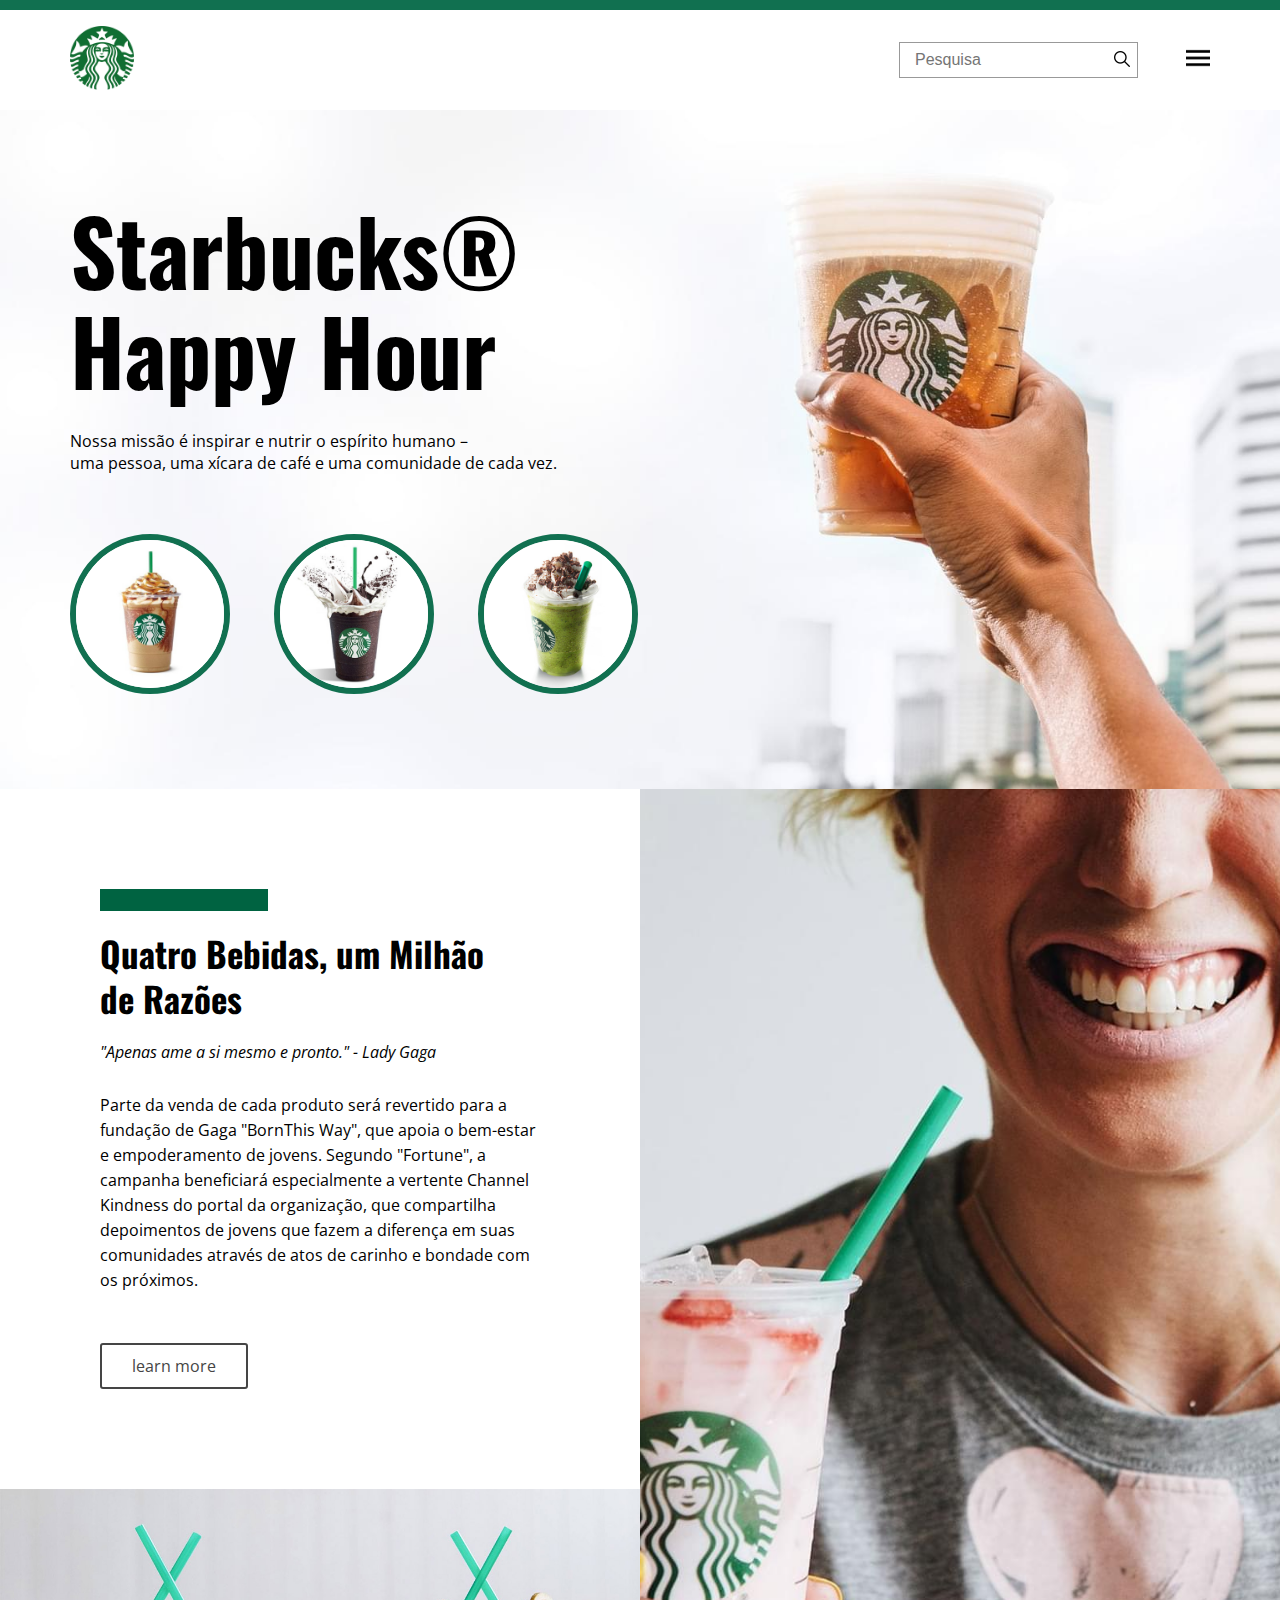
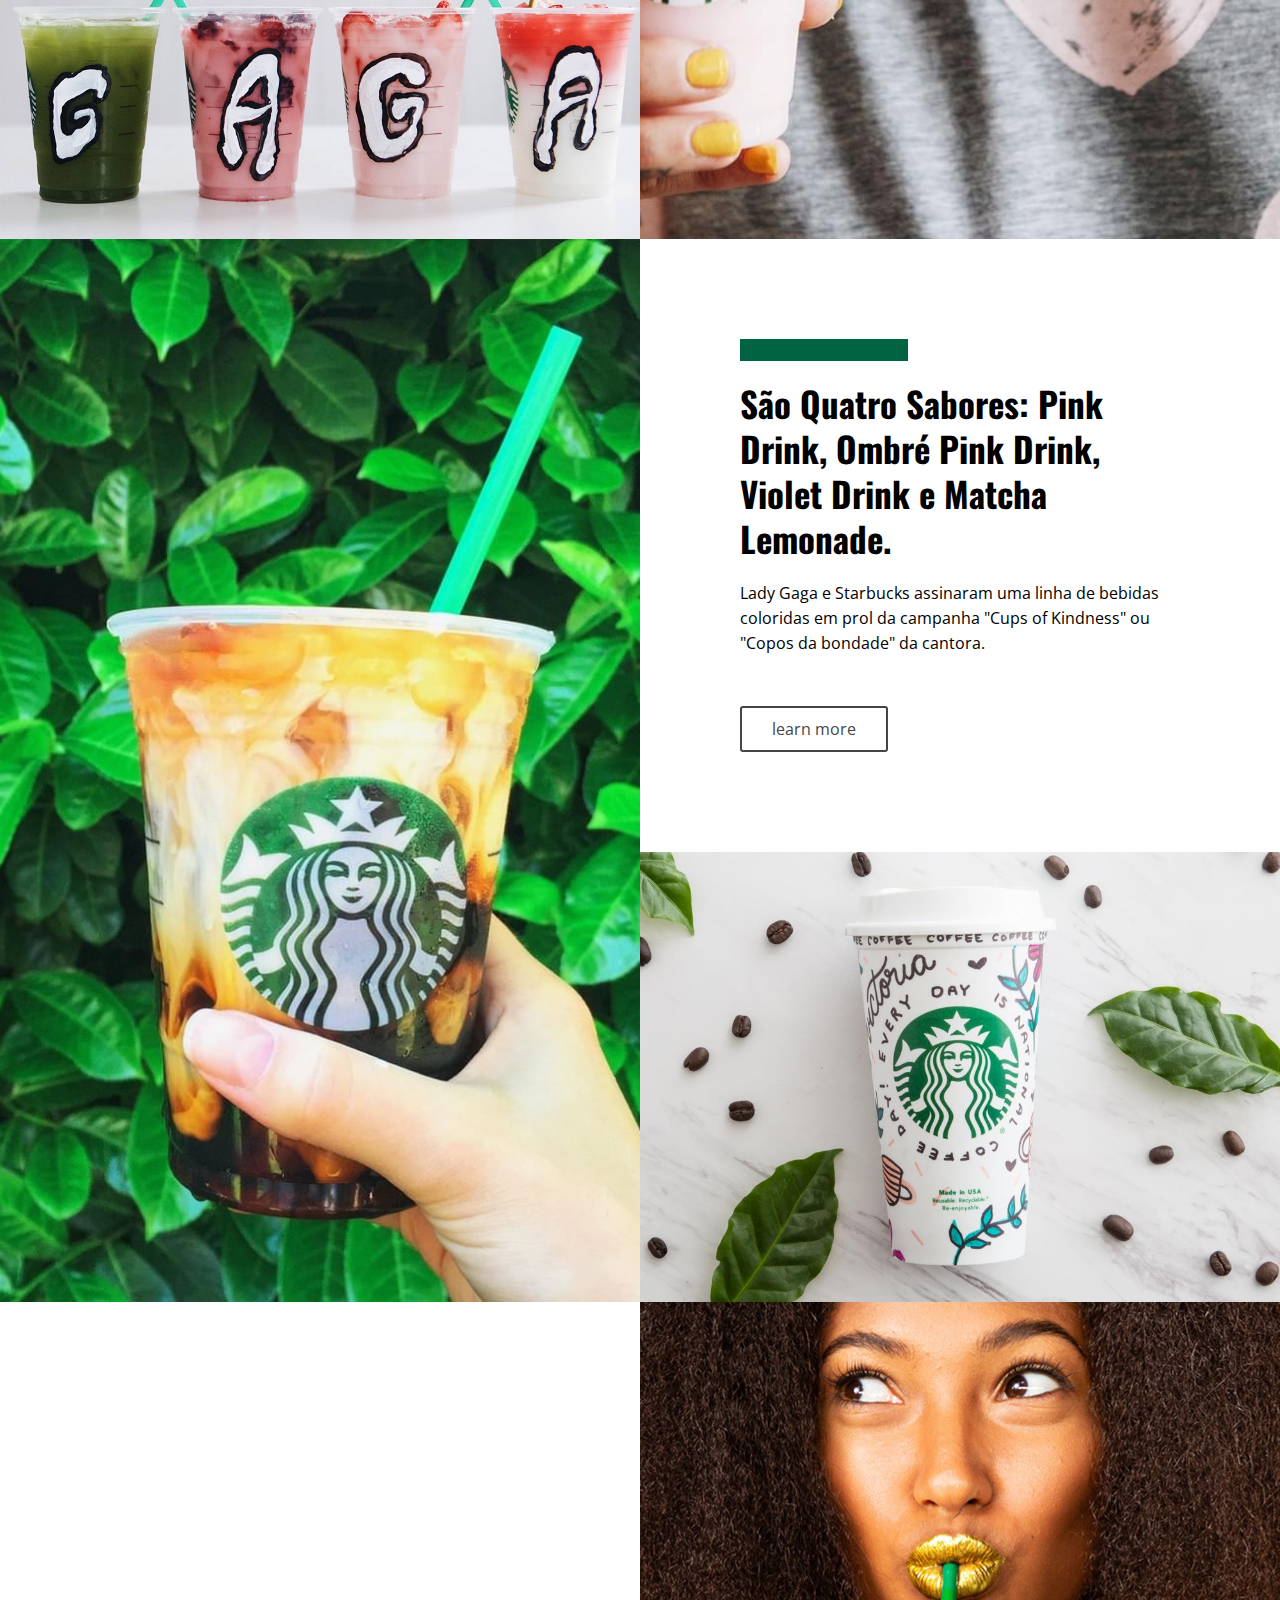
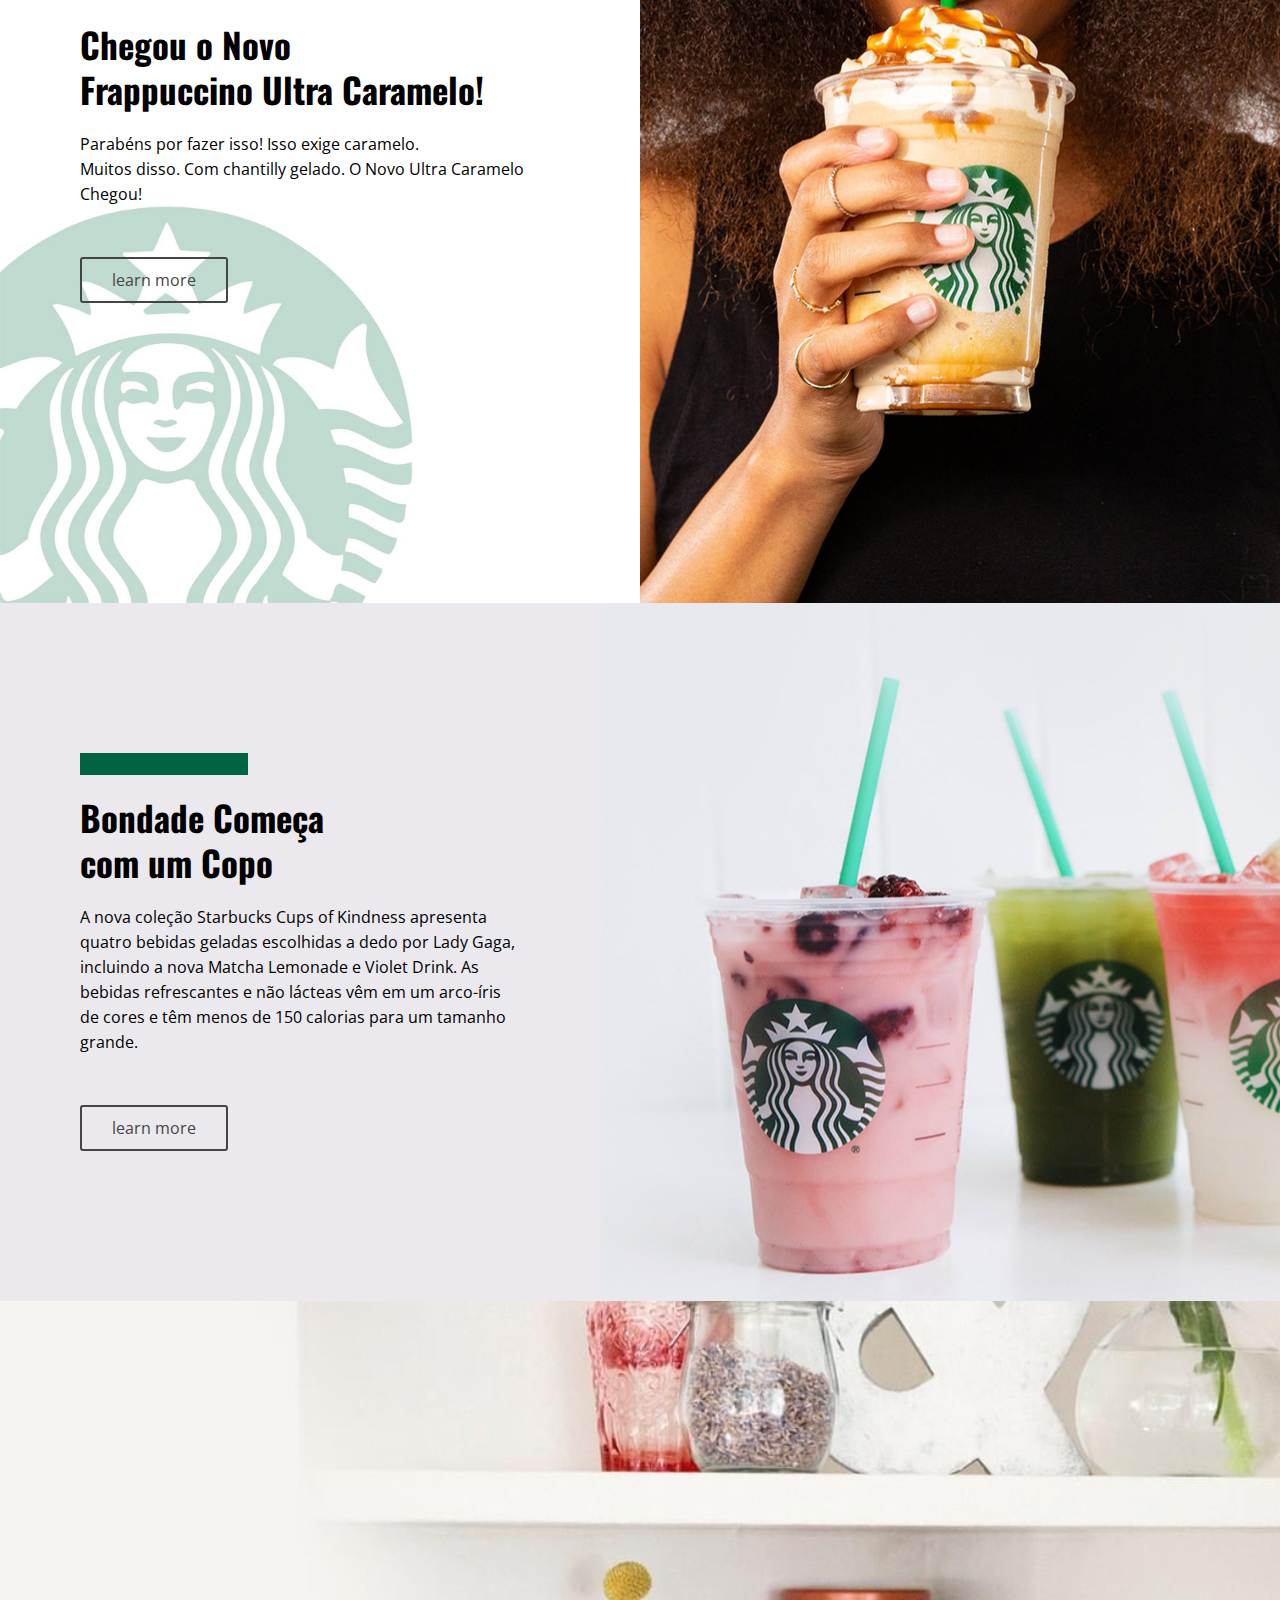
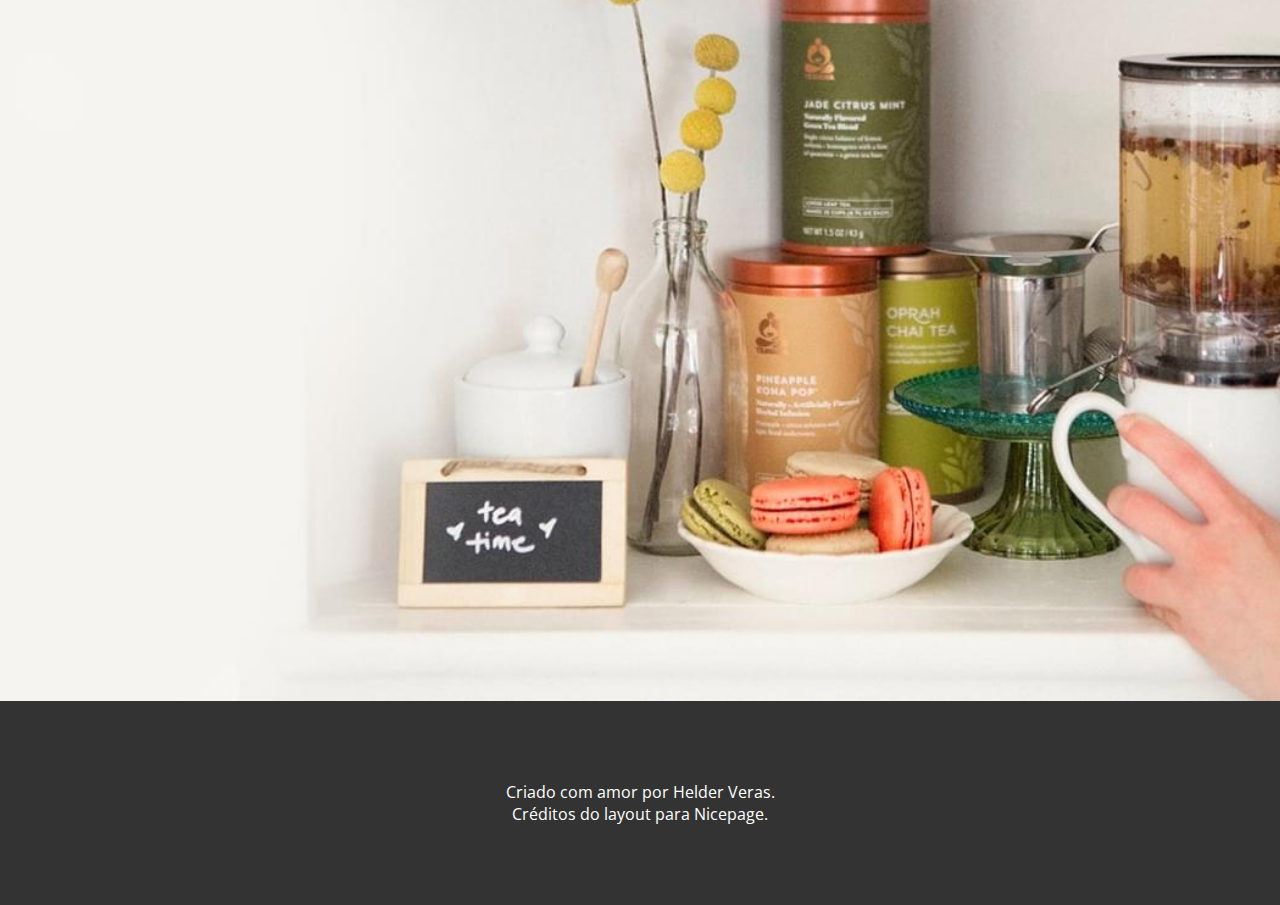
<file: index.html>
<!DOCTYPE html>
<html>
<head>
    <meta charset="UTF-8">
    <meta http-equiv="X-UA-Compatible" content="IE=edge">
    <meta name="viewport" content="width=device-width, initial-scale=1.0">
    <title>Starbucks</title>
    <link rel="stylesheet" href="assest/css/style.css" />
</head>
<body>
    <header>
        <div class="line"></div>
        <div class="container header--area">
            <div class="header-left">
                <a href="/"><img src="assest/images/logo.png" /></a>
            </div>
            <div class="header--right">
                <div class="header--search">
                    <form>
                        <input type="text" name="search" placeholder="Pesquisa"/>
                        <button>
                            <img src="assest/images/loupe.png" />
                        </button>
                    </form>
                </div>
                <div class="header--menu">
                    <img src="assest/images/menu.png" />
                </div>
            </div>
        </div>
    </header>
    <section class="banner">
        <div class="container">
            <h1>Starbucks®<br/>Happy Hour</h1>
            <span>Nossa missão é inspirar e nutrir o espírito humano – <br/>uma pessoa, uma xícara de café e uma comunidade de cada vez.</span>
            <div class="banner--images">
                <img src="assest/images/c1.jpg" />
                <img src="assest/images/c2.jpg" />
                <img src="assest/images/c3.jpg" />
            </div>
        </div>
    </section>
    <section class="area1">
        <div class="area1--content">
            <div class="bar"></div>
            <h2>Quatro Bebidas, um Milhão <br/>de Razões</h2>
            <div class="area1--quote"><em>"Apenas ame a si mesmo e pronto." - Lady Gaga</em></div>
            <div class="area1--text">Parte da venda de cada produto será revertido para a fundação de Gaga "BornThis Way", que apoia o bem-estar e empoderamento de jovens. Segundo "Fortune", a campanha beneficiará especialmente a vertente Channel Kindness do portal da organização, que compartilha depoimentos de jovens que fazem a diferença em suas comunidades através de atos de carinho e bondade com os próximos.</div>

            <a href="" class="button">learn more</a>
        </div>
        <div class="area1--img1"></div>
        <div class="area1--img2"></div>
    </section>
    <section class="area2">
        <div class="area2--content">
            <div class="bar"></div>
            <h2>São Quatro Sabores: Pink Drink, Ombré Pink Drink, <br/>Violet Drink e Matcha Lemonade.</h2>
            <div class="area2--text">Lady Gaga e Starbucks assinaram uma linha de bebidas coloridas em prol da campanha "Cups of Kindness" ou "Copos da bondade" da cantora.</div>

            <a href="" class="button">learn more</a>
        </div>
        <div class="area2--img1"></div>
        <div class="area2--img2"></div>
    </section>
    <section class="area3">
        <div class="area3--content">
            <h2>Chegou o Novo <br/>Frappuccino Ultra Caramelo!</h2>
            <div class="area3--text">Parabéns por fazer isso! Isso exige caramelo. <br/>Muitos disso. Com chantilly gelado. O Novo Ultra Caramelo Chegou!</div>
            <a href="" class="button">learn more</a>
        </div>
        <div class="area3--img1"></div>
    </section>
    <section class="area4">
        <div class="area4--content">
            <div class="bar"></div>
            <h2>Bondade Começa <br/>com um Copo</h2>
            <div class="area4--text">A nova coleção Starbucks Cups of Kindness apresenta quatro bebidas geladas escolhidas a dedo por Lady Gaga, incluindo a nova Matcha Lemonade e Violet Drink. As bebidas refrescantes e não lácteas vêm em um arco-íris de cores e têm menos de 150 calorias para um tamanho grande.</div>

            <a href="" class="button">learn more</a>
        </div>
        <div class="area4--img1"></div>
    </section>
    <section class="area5"></section>
    <footer>
        Criado com amor por Helder Veras.<br/>
        Créditos do layout para Nicepage.
    </footer>
</body>
</html>
</file>
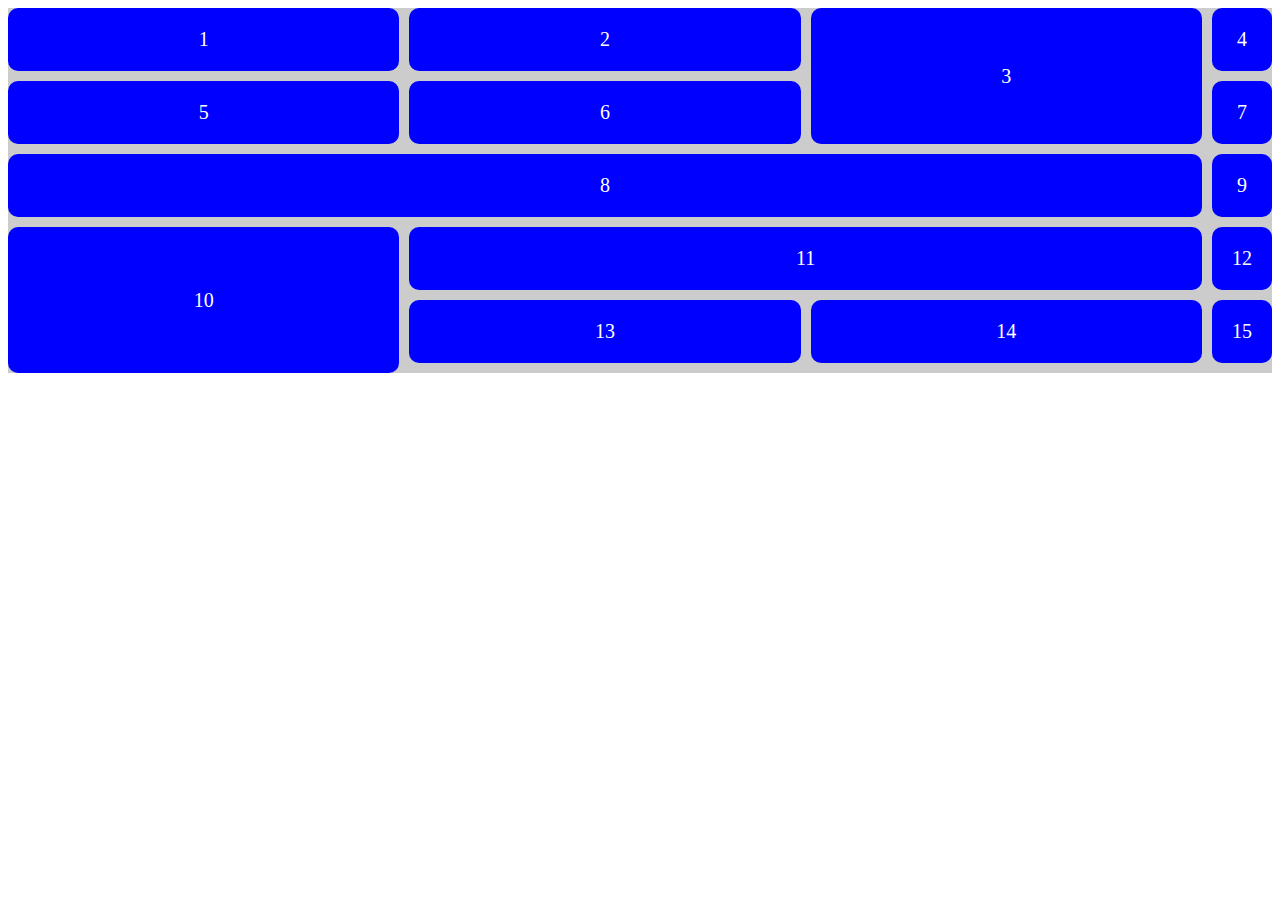
<file: Exemplo.html>
<!DOCTYPE html>
<html lang="en">
<head>
    <meta charset="UTF-8">
    <meta http-equiv="X-UA-Compatible" content="IE=edge">
    <meta name="viewport" content="width=device-width, initial-scale=1.0">
    <title>CSS Grid</title>
    <link rel="stylesheet" href="style.css" />
</head>
<body>
    <div class="container">
        <div class="item item1">1</div>
        <div class="item item2">2</div>
        <div class="item item3">3</div>
        <div class="item item4">4</div>
        <div class="item item5">5</div>
        <div class="item item6">6</div>
        <div class="item item7">7</div>
        <div class="item item8">8</div>
        <div class="item item9">9</div>
        <div class="item item10">10</div>
        <div class="item item11">11</div>
        <div class="item item12">12</div>
        <div class="item item13">13</div>
        <div class="item item14">14</div>
        <div class="item item15">15</div>
        
    </div>
</body>
</html>
</file>
<file: assest/css/style.css>
@import url('https://fonts.googleapis.com/css2?family=Montserrat:wght@100;400&family=Open+Sans&family=Oswald:wght@400;700&display=swap');

body {
    font-family: 'Open Sans', sans-serif;
    margin:0;
}
.container {
    max-width: 1140px;
    margin: auto;
}
.bar {
    background-color: #006341;
    width: 168px;
    height: 22px;
}
h1 {
    font-family: 'Oswald', sans-serif;
    font-weight: bold;
    font-size: 90px;
    line-height: 100px;
    margin: 0;
    margin-bottom: 30px;
}
h2 {
    font-family: 'Oswald', sans-serif;
    font-weight: bold;
    font-size: 35px;
    line-height: 45px;
    margin: 20px 0;
}
.button {
    display: inline-block;
    border: 2px solid #454545;
    padding: 10px 30px;
    border-radius: 3px;
    color:#454545;
    text-decoration: none;
}
.button:hover {
    color:#FFF;
    background-color: #454545;
}


header .line {
    background-color:#117050;
    height: 10px;
}
.header--area {
    display: flex;
    justify-content: space-between;
    align-items: center;
    height: 100px;
}
.header-left img {
    width: 64px;
    height: 64px;
}

.header--right {
    display: flex;
    align-items: center;
}
.header--search form {
    display: flex;
}
.header--search input {
    font-size: 16px;
    padding: 8px 15px;
    border: 1px solid #999999;
    outline: 0;
    width: 100%;
    max-width: 250px;
}
.header--search button {
    border: 0;
    background: transparent;
    margin-left: -30px;
    cursor:pointer;
}
.header--search button img {
    width: 16px;
    height: 16px;
}

.header--menu {
    margin-left: 50px;
    cursor: pointer;
}
.header--menu img {
    width: 24px;
    height: 24px;
}

.banner {
    background-image: url('../images/bg.jpg');
    background-position: center;
    background-size: cover;
    padding-top: 90px;
    padding-bottom: 90px;
}
.banner--images {
    margin-top: 60px;
}
.banner--images img {
    width: 148px;
    height: 148px;
    border: 6px solid #117050;
    border-radius: 50%;
    margin-right: 40px;
}

.area1 {
    display: grid;
    grid-template-columns: repeat(2, 1fr);
}
.area1--content {
    padding: 100px;
}
.area1--quote {
    margin-bottom: 30px;

}
.area1--text {
    margin-bottom: 50px;
    line-height: 25px;
}
.area1--img1 {
    background-color: green;
    height: 350px;
    background-image: url('../images/f2.jpg');
    background-size: cover;
    background-position: center;
}
.area1--img2 {
    background-color: red;
    grid-column: 2 / 3;
    grid-row: 1 / 3;
    background-image: url('../images/f1.jpg');
    background-size: cover;
    background-position: center;
}

.area2 {
    display: grid;
    grid-template-columns: repeat(2, 1fr);
}
.area2--content {
    padding: 100px;
}
.area2--text {
    margin-bottom: 50px;
    line-height: 25px;
}
.area2--img1 {
    background-color: green;
    height: 450px;
    background-image: url('../images/f4.jpg');
    background-size: cover;
    background-position: center;
}
.area2--img2 {
    background-color: red;
    grid-column: 1 / 2;
    grid-row: 1 / 3;
    background-image: url('../images/f3.jpg');
    background-size: cover;
    background-position: center;
}

.area3 {
    display: grid;
    grid-template-columns: repeat(2, 1fr);
}
.area3--content {
    padding: 300px 80px;
    background-image: url('../images/bg2.jpg');
    background-size: cover;
    background-position: left;
}
.area3--text {
    margin-bottom: 50px;
    line-height: 25px;
}
.area3--img1 {
    background-image: url('../images/f5.jpg');
    background-size: cover;
    background-position: center;
}

.area4 {
    display: grid;
    grid-template-columns: 600px 1fr;
    background-color: #ebe9ee;
}
.area4--content {
    padding: 150px 80px;
}
.area4--text {
    margin-bottom: 50px;
    line-height: 25px;
}
.area4--img1 {
    background-image: url('../images/bg3.jpg');
    background-position: left;
}

.area5 {
    background-image: url('../images/bg4.jpg');
    background-size: cover;
    background-position: center;
    height: 1000px;
}

footer {
    background-color: #333;
    color: #FFF;
    padding: 80px;
    text-align: center;
}

/* Responsividade */

@media (min-width: 769px) and (max-width: 1140px) {
    .container {
        padding-left: 20px;
        padding-right: 20px;
    }
}
@media (min-width: 426px) and (max-width: 768px) {
    .container {
        padding-left: 20px;
        padding-right: 20px;
    }

    .area1 {
        grid-template-columns: 3fr 2fr;
    }
    .area2 {
        grid-template-columns: 2fr 3fr;
    }
    .area3 {
        grid-template-columns: 3fr 2fr;
    }
}
@media (max-width: 425px) {
    .container {
        padding-left: 20px;
        padding-right: 20px;
    }
    .header--menu {
        margin-left: 20px;
    }
    .header--search input {
        max-width: 80px;
    }
    h1 {
        font-size: 50px;
        line-height: 50px;
    }
    h2 {
        font-size: 25px;
        line-height: 30px;
    }
    .banner--images img {
        width: 70px;
        height: 70px;
        border: 3px solid #117050;
        border-radius: 50%;
        margin-right: 10px;
    }
    .area1,
    .area2,
    .area3,
    .area4 {
        grid-template-columns: 1fr;
    }
    .area1--content,
    .area2--content,
    .area3--content,
    .area4--content {
        padding: 40px;
    }
    .area5 {
        height: 200px;
    }
    footer {
        font-size: 12px;
        padding: 40px 20px;
    }
}
</file>
<file: style.css>
.container {
    background-color: #CCC;
    display: grid;
    grid-template-columns: repeat(3, 1fr);
    grid-gap: 10px;
}

.item {
    background-color: blue;
    border-radius: 10px;
    padding: 20px;
    color: #fff;
    font-size: 20px;
}

.item1 {
    display: flex;
    align-items: center;
    justify-content: center;
    grid-column: 1 / 2;
}
.item2 {
    display: flex;
    align-items: center;
    justify-content: center;
    grid-column: 2 / 3;
}
.item3 {
    display: flex;
    align-items: center;
    justify-content: center;
    grid-column: 3 / 4;
    grid-row: 1 / 3;
}
.item4 {
    display: flex;
    align-items: center;
    justify-content: center;
    grid-column-start: 4;
    grid-column-end: 5;
}
.item5 {
    display: flex;
    align-items: center;
    justify-content: center;

}
.item6 {
    display: flex;
    align-items: center;
    justify-content: center;

}
.item7 {
    display: flex;
    align-items: center;
    justify-content: center;

}
.item8 {
    display: flex;
    align-items: center;
    justify-content: center;
    grid-column: 1 / 4;
}
.item9 {
    display: flex;
    align-items: center;
    justify-content: center;
    grid-column: 4 / 5;
}
.item10 {
    display: flex;
    align-items: center;
    justify-content: center;
    grid-column-start: 1;
    grid-column-end: 2;
    grid-row-start: 4;
    grid-row-end: 7;

}
.item11 {
    display: flex;
    align-items: center;
    justify-content: center;
    grid-column-start: 2;
    grid-column-end: 4;
}
.item12 {
    display: flex;
    align-items: center;
    justify-content: center;
    grid-column-start: 4;
    grid-column-end: 4;
}
.item13 {
    display: flex;
    align-items: center;
    justify-content: center;
}
.item14 {
    display: flex;
    align-items: center;
    justify-content: center;
}
.item15 {
    display: flex;
    align-items: center;
    justify-content: center;
}
</file>
